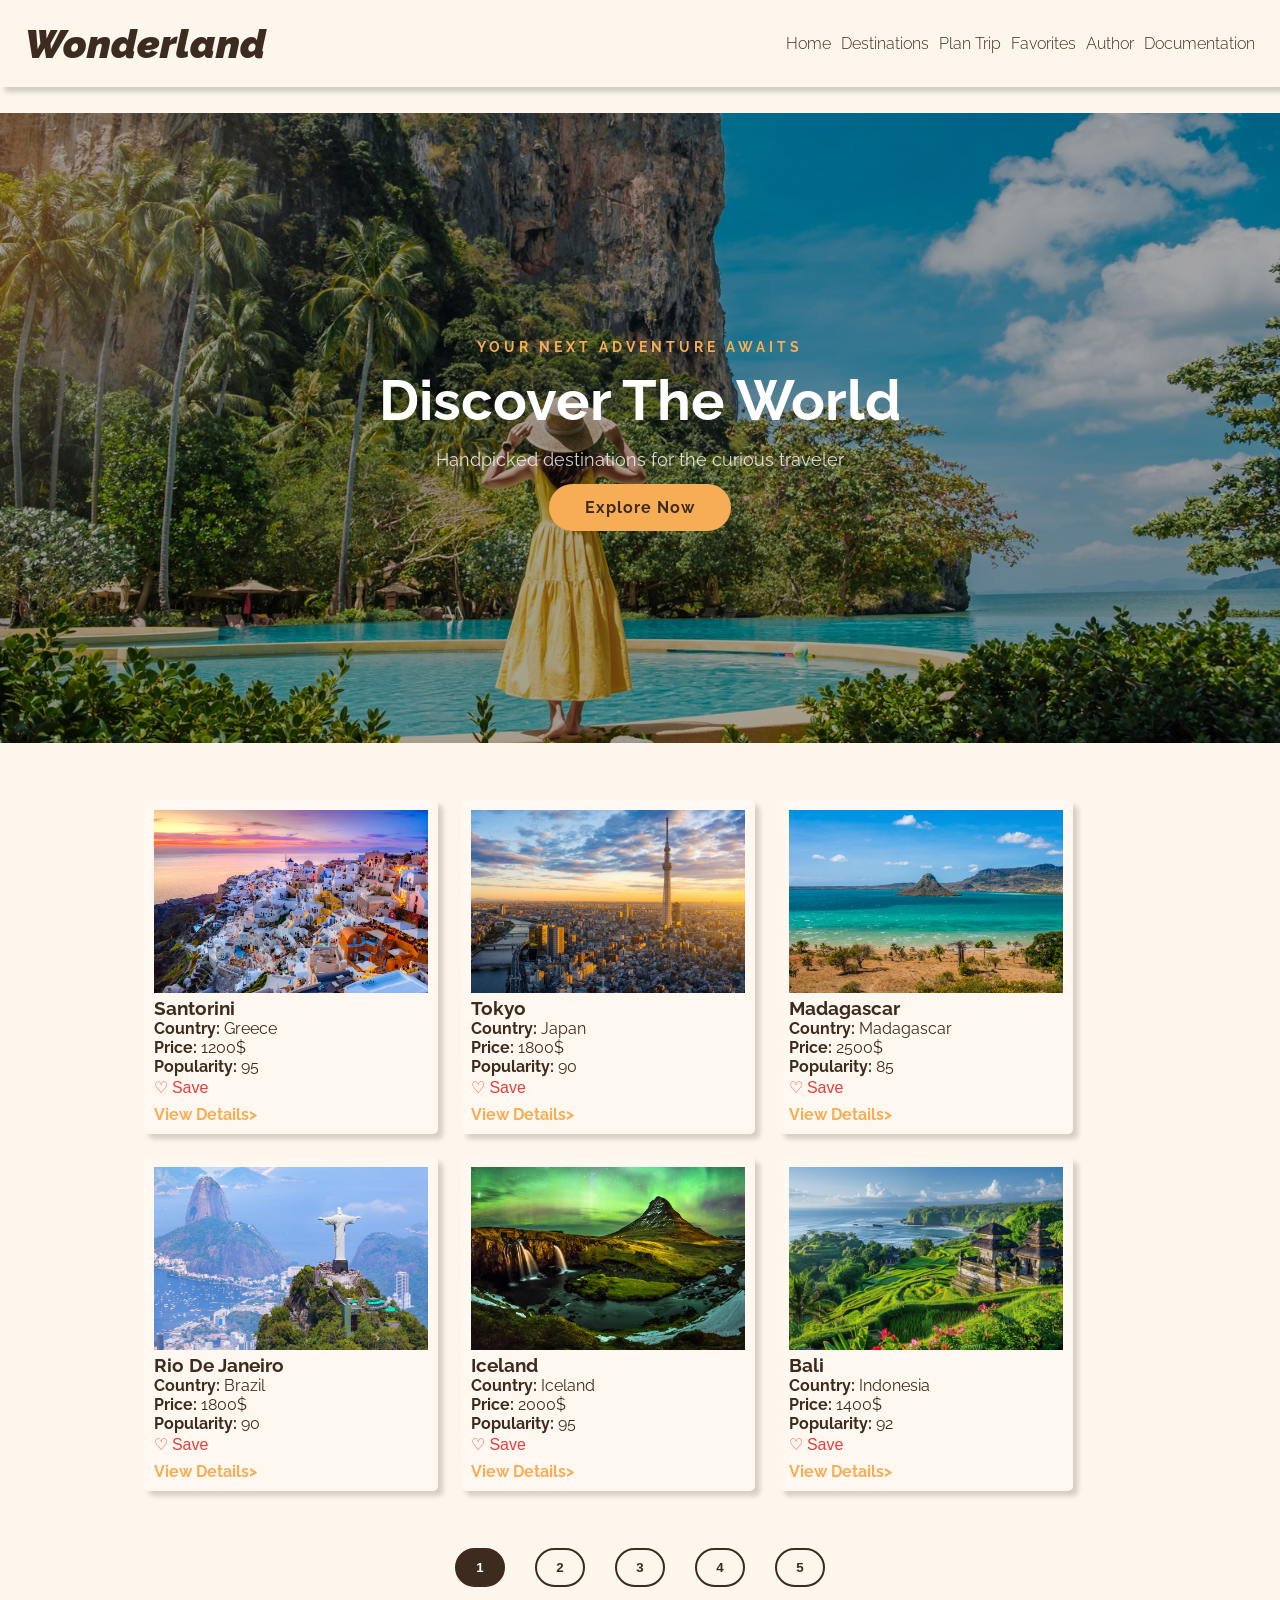
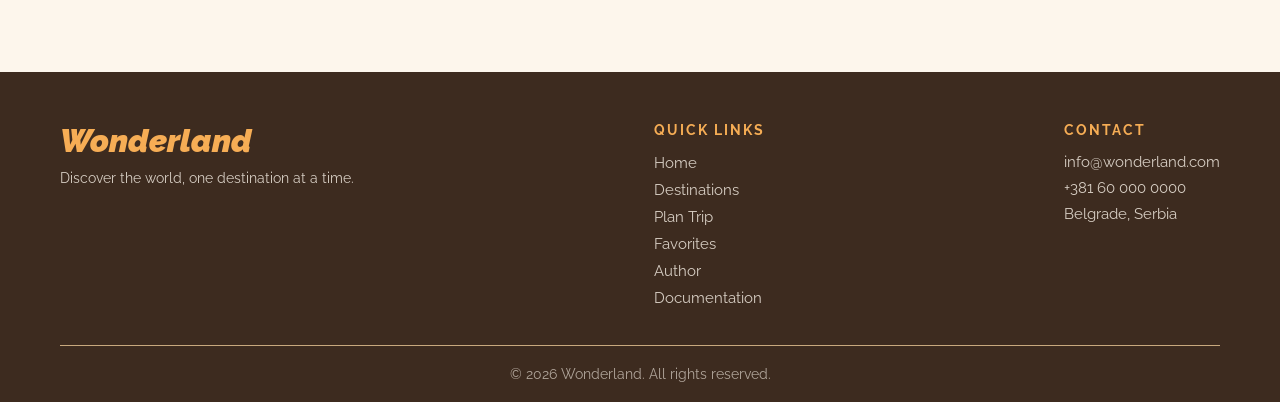
<file: index.html>
<!DOCTYPE html>
<html lang="en">
<head>
    <meta charset="UTF-8">
    <meta name="viewport" content="width=device-width, initial-scale=1.0">
    <meta name="description" content="Your best travel booking agency. Here you can find destinations that you can only dream of. Our team is prepared to give you best traveling memories. You can book directly on this site without ever leaving the house!">
    <meta name="keywords" content="Travel, Exotic destination, Island vacation, Vacation, ">
    <meta name="author" content="...">
    <script src="https://code.jquery.com/jquery-3.7.1.min.js"></script>
    <link rel="stylesheet" href="assets/css/style.css" type="stylesheet/css">
    <link href="https://fonts.googleapis.com/css2?family=Raleway:wght@300;400;600;700&display=swap" rel="stylesheet">
    
    <title>Wonderland | Discover Your Next Adventure</title>
    <link rel="stylesheet" href="assets/css/style.css">
</head>
<body data-page="home">

    <header id="header">
        <nav>
            <div class="logo"><a href="index.html">Wonderland</a></div>
            <ul id="navMenu"></ul>
        </nav>
    </header>

    <main>
        <section id="hero"></section>
        <section id="FeaturedDestination"></section>
        <section id="testimonials"></section>
    </main>
    <div id="pagination"></div>

    <footer id="footer"></footer>

    <script src="assets/js/main.js"></script>
</body>
</html>
</file>
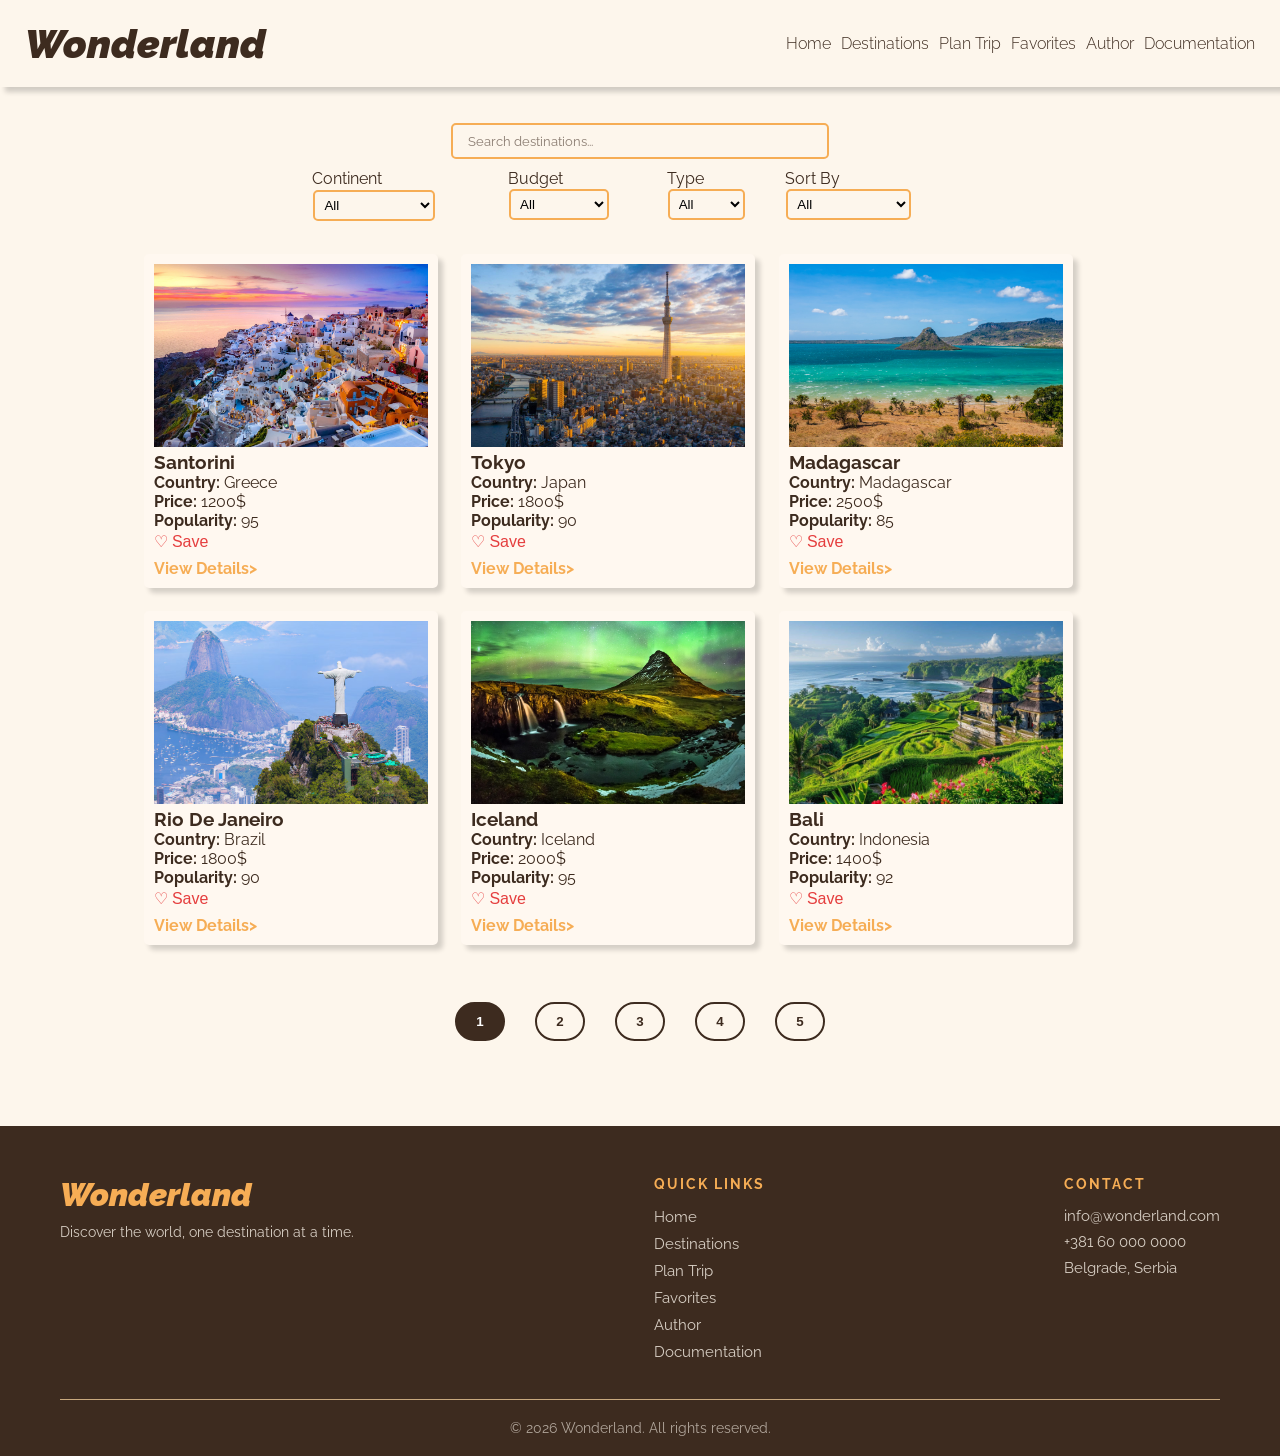
<file: destinations.html>
<!DOCTYPE html>
<html lang="en">
    <head>
        <meta charset="UTF-8">
        <meta name="viewport" content="width=device-width, initial-scale=1.0">
        <meta name="description" content="Your best travel booking agency. Here you can find destinations that you can only dream of. Our team is prepared to give you best traveling memories. You can book directly on this site without ever leaving the house!">
        <meta name="keywords" content="Travel, Exotic destination, Island vacation, Vacation, ">
        <meta name="author" content="...">
        <script src="https://code.jquery.com/jquery-3.7.1.min.js"></script>
        <link rel="stylesheet" href="assets/css/style.css" type="stylesheet/css">
        <link href="https://fonts.googleapis.com/css2?family=Raleway:wght@300;400;600;700&display=swap" rel="stylesheet">
        
        <title>wonderland | Discover Your Next Adventure</title>
        <link rel="stylesheet" href="assets/css/style.css">
    </head>

    <body data-page="destinations">
        <header id="header">
            <nav>
                <div class="logo"><a href="index.html">Wonderland</a></div>
                <ul id="navMenu"></ul>
            </nav>
        </header>
        
        <main>
            <div id="searchBlock">
                <input type="text" id="tbSearch" placeholder="Search destinations..."/>
            </div>
            <section id="filters">
                <div id="continentBlock"></div>
                <div id="budgetBlock"></div>
                <div id="typeBlock"></div>
               <div id="sortBlock"></div>
            </section>
            <section id="FeaturedDestination"></section>

            <div id="pagination"></div>
        </main>

        <footer id="footer"></footer>
        <script src="assets/js/main.js"></script>
    </body>
</html>
</file>
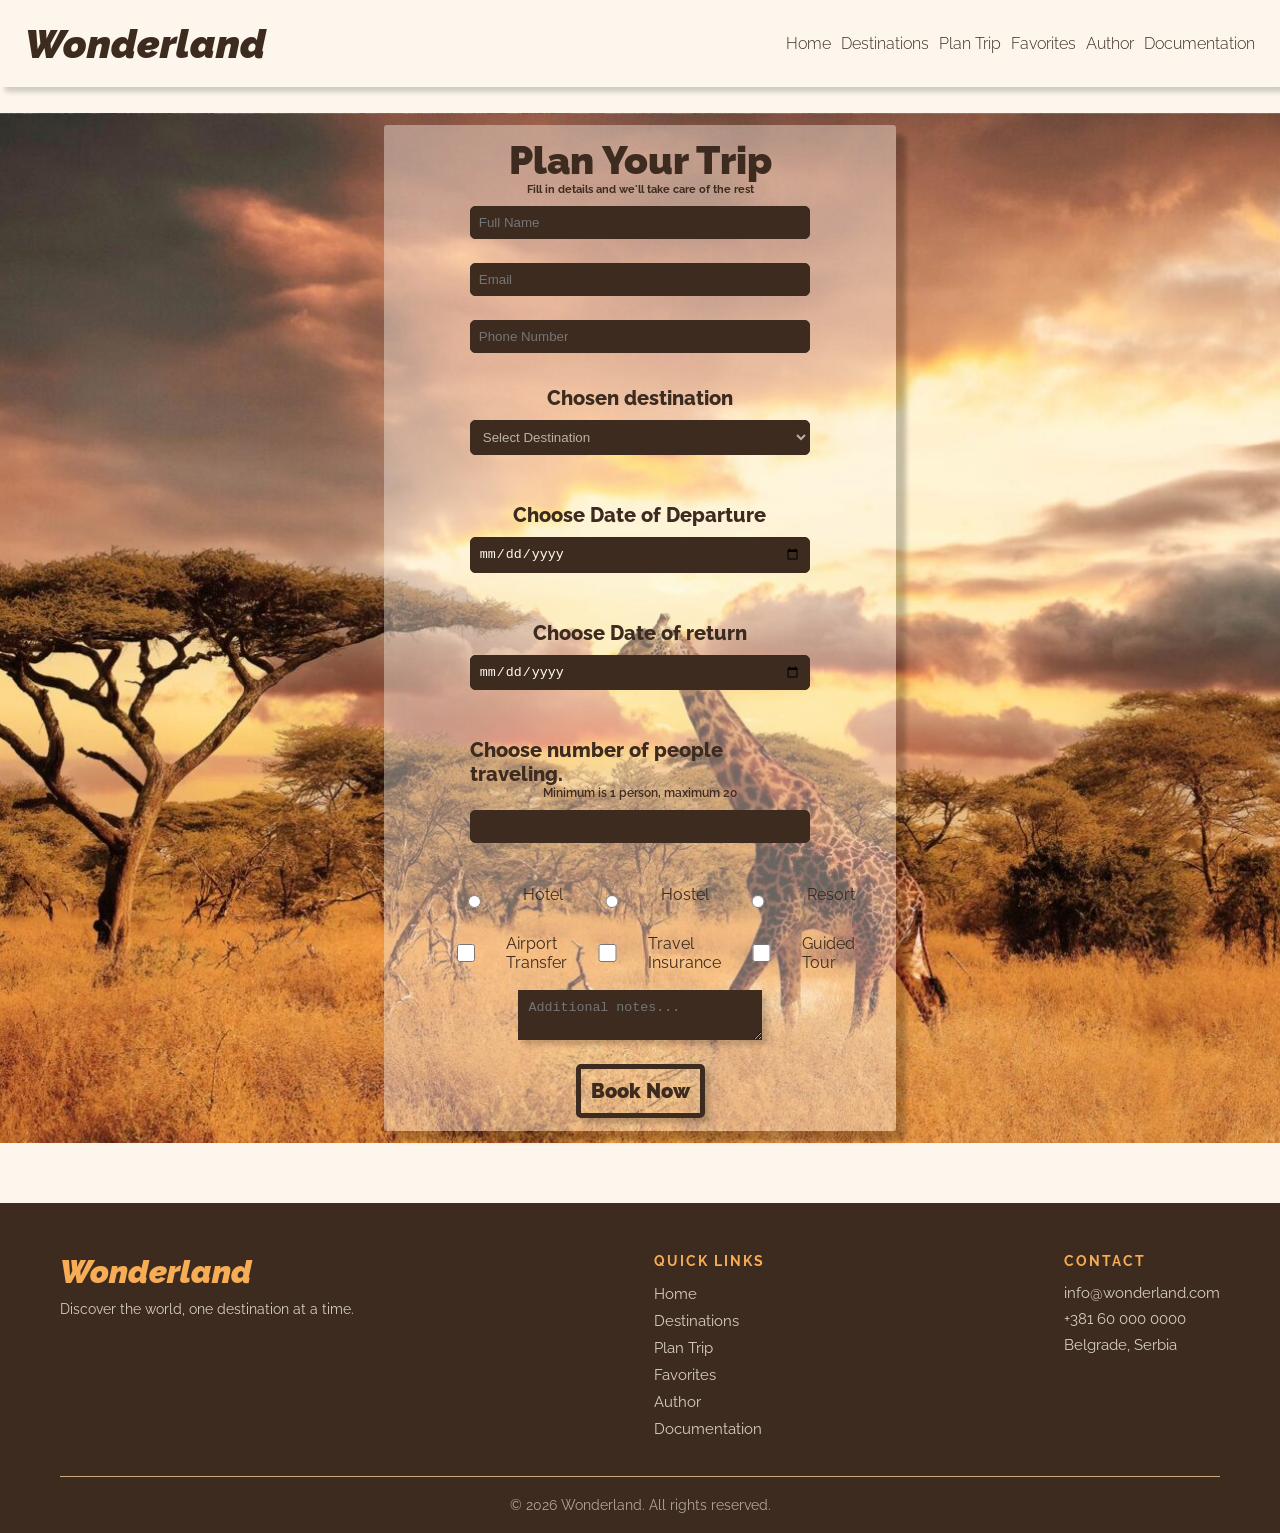
<file: planTrip.html>
<!DOCTYPE html>
<html lang="en">
    <head>
        <meta charset="UTF-8">
        <meta name="viewport" content="width=device-width, initial-scale=1.0">
        <meta name="description" content="Your best travel booking agency. Here you can find destinations that you can only dream of. Our team is prepared to give you best traveling memories. You can book directly on this site without ever leaving the house!">
        <meta name="keywords" content="Travel, Exotic destination, Island vacation, Vacation, ">
        <meta name="author" content="...">
        <script src="https://code.jquery.com/jquery-3.7.1.min.js"></script>
        <link rel="stylesheet" href="assets/css/style.css" type="stylesheet/css">
        <link href="https://fonts.googleapis.com/css2?family=Raleway:wght@300;400;600;700&display=swap" rel="stylesheet">
        
        <title>Wonderland | Discover Your Next Adventure</title>
        <link rel="stylesheet" href="assets/css/style.css">
    </head>
    <body data-page="planTrip">
    <header id="header">
        <nav>
            <div class="logo"><a href="index.html">Wonderland</a></div>
            <ul id="navMenu"></ul>
        </nav>
    </header>
    <main>
        <section id="BookingForm">
            <div id="FormContainer">
                <h1>Plan Your Trip</h1>
                <h6>Fill in details and we'll take care of the rest</h6>
                <form id="form">
                    <div id="PersonalDetails">
                        <input type="text" id="tbName" placeholder="Full Name"/>
                        <span class="FieldError" id="NameError"></span>

                        <input type="email" id="tbEmail" placeholder="Email"/>
                        <span class="FieldError" id="EmailError"></span>

                        <input type="tel" id="tbPhone" placeholder="Phone Number"/>
                        <span class="FieldError" id="PhoneError"></span>

                    </div><br>
                    <div id="TripDetails">
                        <label for="dllDestination">Chosen destination</label>
                        <select id="ddlDestination"></select><br><br>
                        <label for="DateDeparture">Choose Date of Departure</label>
                        <input type="date" id="DateDeparture"><br><br>
                        <label for="DateReturn">Choose Date of return</label>
                        <input type="date" id="DateReturn"><br><br>
                        <label for="NumberOfPeople">Choose number of people traveling. <br><span>Minimum is 1 person, maximum 20</span></label>
                        <input type="number" id="NumberOfPeople" min = "1" max="20"/>
                    </div> <br>
                    <div class="radio">
                    <div id="Accommmodation">
                        <input type="radio" name="Accommmodation" value="hotel"/> Hotel 
                        <input type="radio" name="Accommmodation" value="hostel"/> Hostel
                        <input type="radio" name="Accommmodation" value="resort"/> Resort
                    </div>
                    <div id="Accommmodation">
                        <input type="checkbox" value="transfer"/> Airport Transfer
                        <input type="checkbox" value="insurance"/> Travel Insurance
                        <input type="checkbox" value="tour"/> Guided Tour
                    </div></div>
                    <textarea id="TextAreaNote" placeholder="Additional notes..."></textarea><br>
                    <button type="button" id="btnBook">Book Now</button>
                </form>
                <div id="FormMessage"></div>
            </div>
        </section>
    </main>



    <footer id="footer"></footer>
    <script src="assets/js/main.js"></script>
    </body>
</html>
</file>
<file: assets/css/style.css>
*{
    margin: 0;
    padding: 0;
    box-sizing: border-box;
}
body{
    display: flex;
    flex-direction: column;
    min-height: 100vh;
    font-family: 'Raleway', sans-serif;
    background-color: #fdf6ec;
    color: #3d2b1f;
}
main{
    flex: 1;
}
nav{
    display: flex;
    justify-content: space-between;
    align-items: center;
    padding: 20px;
    background-color: #fdf6ec;
    margin-bottom: 2%;
    box-shadow: 5px 5px 5px #0000002d;
}
.current{
    color: #f6ad55;
}
nav .logo a{
    font-size: 30pt;
    font-weight: 900;
    font-style: italic;
    color: #3d2b1f;
}
nav ul{
    display: flex;
    list-style-type: none;
}
nav a{
    text-decoration: none;
    color: #3d2b1f;
    font-weight: 300;
    padding: 5px;
}
nav a:hover{
    color: #f6ad55;
    transition: 1s;
}
#hero {
    height: 70vh;
    background: linear-gradient(rgba(0,0,0,0.35), rgba(0,0,0,0.35)), 
                url("../img/hero.jpg") no-repeat center center / cover;
    /*background-position: center;*/
    display: flex;
    align-items: center;
    justify-content: center;
    text-align: center;
    margin-bottom: 2%;
}

.HeroContent h6 {
    color: #f6ad55;
    letter-spacing: 4px;
    font-size: 0.85rem;
    margin-bottom: 12px;
}

.HeroContent h1 {
    color: white;
    font-size: 3.5rem;
    font-weight: 700;
    margin-bottom: 16px;
}

.HeroContent p {
    color: #ffffffcc;
    font-size: 1.1rem;
    margin-bottom: 28px;
}

.BtnExplore {
    background-color: #f6ad55;
    color: #3d2b1f;
    padding: 14px 36px;
    border-radius: 30px;
    text-decoration: none;
    font-weight: 700;
    letter-spacing: 1px;
}
#FeaturedDestination{
    display: flex;
    flex-wrap: wrap;
    justify-content: center;
    align-items: center;
    padding: 20px;
    width: 95%;
    align-items: stretch;
}
.DestinationCard{
    background-color: #fff8f0;
    padding: 10px;
    border-radius: 5px;
    width: 25%;
    box-shadow: 5px 5px 5px rgba(0, 0, 0, 0.159);
    margin: 1%;
}
.DestinationCard img{
    width: 100%;
}
.DestinationCard h6{
    font-weight: 900;
    font-size: 18pt;
}
.DestinationCard p span{
    font-weight: 700;
}
#FeaturedDestination h6{
    text-align: center;
    letter-spacing: 1;
    color: #3d2b1f;
    text-align: left;
}
#filters{
    display: flex;
    flex-direction: row;
    justify-content: center;
}
#filters select{
    margin: 1%;
    border: 2px solid #f6ad55;
    background-color: transparent;
    border-radius: 5px;
    padding: 5px;
}
#pagination {
    display: flex;
    justify-content: center;
    padding: 10px;
}

.BtnPage {
    width: 50px;
    border: 2px solid #3d2b1f;
    background: none;
    border-radius: 25px;
    font-weight: 600;
    color: #3d2b1f;
    margin: 15px;
    padding: 10px;
}

.BtnPage.active {
    background-color: #3d2b1f;
    color: white;
}

/*FOOTER!!!!!*/
#footer {
    background-color: #3d2b1f;
    color: #fdf6ec;
    padding: 50px 60px 20px 60px;
    margin-top: 60px;
}

.FooterContent {
    display: flex;
    justify-content: space-between;
    gap: 40px;
    padding-bottom: 30px;
    border-bottom: 1px solid #c8a97e;
}

.FooterLogo a {
    font-size: 24pt;
    font-weight: 900;
    font-style: italic;
    color: #f6ad55;
    text-decoration: none;
}

.FooterLogo p {
    color: #fdf6ec;
    margin-top: 10px;
    font-size: 0.9rem;
    opacity: 0.8;
}

.FooterLinks h6,
.FooterInfo h6 {
    color: #f6ad55;
    font-size: 0.85rem;
    letter-spacing: 2px;
    text-transform: uppercase;
    margin-bottom: 15px;
}

.FooterLinks ul {
    list-style: none;
}

.FooterLinks ul li {
    margin-bottom: 8px;
}

.FooterLinks ul li a {
    color: #fdf6ec;
    text-decoration: none;
    opacity: 0.8;
    font-size: 0.95rem;
}

.FooterLinks ul li a:hover {
    color: #f6ad55;
    opacity: 1;
}

.FooterInfo p {
    color: #fdf6ec;
    opacity: 0.8;
    font-size: 0.95rem;
    margin-bottom: 8px;
}

.FooterBottom {
    text-align: center;
    padding-top: 20px;
    color: #fdf6ec;
    opacity: 0.6;
    font-size: 0.85rem;
}
.FieldError {
    color: red;
    font-size: 10pt;
    display: block;
    margin-top: 4px;
}
#BookingForm {
    display: flex;
    justify-content: center;
    background: url("../img/serengeti.jpg");
    background-size: cover;
    background-position: center;
}
#FormContainer{
    display: flex;
    flex-direction: column;
    justify-content: center;
    align-items: center;
    background-color: #fdf6ec66;
    padding: 1%;
    width: 40%;
    box-shadow: 10px 10px 5px rgba(0, 0, 0, 0.233);
    margin: 1%;
    border-radius: 3px;
}
#FormContainer h1{
    font-size: 29pt;
    font-weight: 900;
    color: #3d2b1f;
}
#form{
    display: flex;
    flex-direction: column;
    justify-content: center;
    align-items: center;
    width: 100%;
}
#PersonalDetails{
    display: flex;
    flex-direction: column;
    justify-content: center;
    align-items: center;
    width: 70%;

}
#TripDetails{
    display: flex;
    flex-direction: column;
    justify-content: center;
    align-items: center; 
    width: 70%;
}
#form input{
    margin: 10px;
    padding: 8px;
    border-radius: 5px;
    border: 1px solid #3d2b1f;
    color: #3d2b1f;
    width: 100%;
    background-color: #3d2b1f;
    color: #fff8f0;
}
#form select{
    margin: 10px;
    padding: 8px;
    border-radius: 5px;
    border: 1px solid #3d2b1f;
    color: #fdf6eca8;
    width: 100%;
    background-color: #3d2b1f;
}
#TripDetails label span{
    font-size: 9pt;
    display: flex;
    justify-content: center;
    font-weight: 600;
}
#TripDetails label{
    font-weight: 800;
    font-size: 15pt;
}
#Accommmodation{
    display: flex;
    flex-direction: row;
    margin: 10px;
    color: #3d2b1f;
    justify-content: center;
    padding: 3px;
    border-radius: 3px;
}
#TextAreaNote{
    margin: 5px;
    padding: 10px;
    width: 50%;
    background-color: #3d2b1f;
    color: #fdf6ec;
    border: 0px;
    box-shadow: 5px 5px 5px #0000002f;
}
#TextAreaNote:focus{
    background-color:#fdf6ec;
    color: #3d2b1f;
    border: 2px solid #3d2b1f;
}
#btnBook{
    padding: 10px;
    font-size: 15pt;
    border-radius: 5px;
    background-color: transparent;
    color: #3d2b1f;
    font-family: 'Raleway', sans-serif;
    border: 5px solid #3d2b1f;
    font-weight: 900;
    box-shadow: 5px 5px 5px rgba(0, 0, 0, 0.203);

}
/*input[type="radio"]{


    border: 2px solid #3d2b1f;
    background-color: #3d2b1f;
}*/
#searchBlock {
    display: flex;
    justify-content: center;
    margin: 10px;
}

#tbSearch {
    width: 30%;
    padding: 8px 15px;
    border: 2px solid #f6ad55;
    border-radius: 5px;
    background-color: transparent;
    color: #3d2b1f;
    font-family: 'Raleway', sans-serif;
    font-size: 10pt;
    outline: none;
}

#tbSearch::placeholder {
    color: #3d2b1f99;
}

#tbSearch:focus {
    border-color: #3d2b1f;
    transition: 0.3s;
}
#FavoritesRegion{
    display: flex;
    justify-content: center;
    flex-direction: row-reverse;
    flex-wrap: wrap;
}
.BtnFavorite{
    cursor: pointer;
}
.NoResults{
    display: flex;
    text-align: center;
    justify-content: center;
    flex-direction: column;
    align-items: center;
    font-size: 25pt;
    font-weight: 900;
    font-style: italic;
    padding: 4%;
    background-position: center;
    border-radius: 4px;
}
.NoResults button{
    padding: 10px;
    margin: 5px;
    width: 30%;
    background-color: #3d2b1f;
    border: none;
    border-radius: 3px;
    box-shadow: 3px 3px 5px rgba(0, 0, 0, 0.244);
    margin-top: 3%;
    font-size: 11pt;
}
.NoResults button a{
    text-decoration: none;
    display: flex;
    text-align: center;
    justify-content: center;
    color: #fdf6ec;

}
#FavoriteRegion{
    display: flex;
    cursor: pointer;
}
.BtnPage{
    cursor: pointer;
}
.FavoriteAdded {
    position: fixed;
    bottom: 30px;
    right: 30px;
    padding: 12px 24px;
    border-radius: 8px;
    font-weight: 600;
    z-index: 9999;
}

.FavoriteAdded.success {
    background-color: #c8a97e;
    color: #3d2b1f;
}

.FavoriteAdded.error {
    background-color: #e53e3e;
    color: white;
}
.FavDest{
    text-align: center;
    display: flex;
    justify-content: center;
    align-items: center;
    padding: 10px;
    margin: 5px;
    font-size: 35pt;
}
.BtnFavorite{
    margin-top: 2px;
    border: none;
    background-color: transparent;
    color:#e53e3e;
    font-size: 12pt;
}
.BtnRemoveFavorite{
    margin-top: 2px;
    border: none;
    background-color: transparent;
    color:#e53e3e;
    font-size: 12pt;

}
#author{
    width: 100%;
    display: flex;
    flex-direction: column;
    align-items: center;
    justify-content: center;
    background: url(../img/bali.jpg);
    background-position: center;
    background-size: cover;

}
.AboutMe{
    display: flex;
    flex-direction: column;
    align-items: center;
    justify-content: center;
    background-color: #3d2b1fb6;
    padding: 20px;
    color: #fdf6ec;
}
.AboutMe img{
    width: 30%;
    object-fit: cover;
    border-radius: 5px;
}
#text{
    display: flex;
    flex-direction: column;
    align-items: left;
    justify-content: center;
    margin-top: 1%;
    width: 30%;
    background-color: #3d2b1f;
    padding: 5px;
    border-radius: 5px;
}
#text h6{
    font-size: 20pt;
    padding: 5px;
}
#text p{
    padding: 3px;
    font-weight: 300;
    font-size: 14pt;
    text-align: left;
}
#text span{
    font-weight: 700;
}
.BtnDetails{
    text-align: center;
    display: inline-block;
    margin-top: 8px;
    text-decoration: none;
    color: #f6ad55;
    font-weight: 700;
}

section #DestinationDetail {
    display: flex;
    flex-direction: column;
    align-items: center;
    width: 100%;
    max-width: 1200px; 
}

.DetailHero {
    display: flex;
    flex-direction: column;
    align-items: center;
    text-align: center;
    width: 100%;
}

.DetailHero img {
    width: 70%;
    max-width: 600px;
    height: auto;
    border-radius: 5px;
    margin-bottom: 20px;
    display: block; 
}

.DetailHeroText {
    width: 100%;
}
.DetailCard span{
    font-weight: 800;
    font-size: 15pt;
}
.DetailBody {
    display: flex;
    flex-direction: column;
    justify-content: center; 
    gap: 40px;
    width: 100%;
    margin-top: 30px;
    text-align: center; 
}
.BtnExplore a{
    margin-top: 5%;
}
@media (max-width: 768px) {
    nav {
        flex-direction: column;
        gap: 15px;
        text-align: center;
    }

    nav ul {
        flex-wrap: wrap;
        justify-content: center;
        gap: 5px;
    }

    #hero {
        height: 50vh;
    }

    .HeroContent h1 {
        font-size: 1.8rem;
    }

    .HeroContent p {
        font-size: 0.9rem;
    }

    .DestinationCard {
        width: 90%;
    }

    #filters {
        flex-direction: column;
        align-items: center;
    }

    #filters select {
        width: 80%;
    }

    #FormContainer {
        width: 90%;
    }
     #tbSearch {
        width: 80%;
    }

    #PersonalDetails,
    #TripDetails {
        width: 90%;
    }

    #TextAreaNote {
        width: 80%;
    }

    .FooterContent {
        flex-direction: column;
        align-items: center;
        text-align: center;
    }

    #footer {
        padding: 30px 20px;
    }

    .AboutMe img {
        width: 60%;
    }

    #text {
        width: 80%;
    }

    .NoResults {
        font-size: 16pt;
    }

    .NoResults button {
        width: 60%;
    }
    .FavDest{
        font-size: 21pt;
    }
    .radio{
        display: none;
    }
    
}

/* MALI MOBILNI - do 480px */
@media (max-width: 480px) {
    nav .logo a {
        font-size: 22pt;
    }

    .HeroContent h1 {
        font-size: 1.4rem;
    }

    .DestinationCard {
        width: 95%;
    }

    #FormContainer {
        width: 95%;
        margin: 5px;
    }

    .BtnExplore {
        padding: 10px 20px;
        font-size: 0.9rem;
    }

    #pagination {
        flex-wrap: wrap;
    }

    .BtnPage {
        margin: 5px;
        width: 40px;
        padding: 8px;
    }
}
</file>
